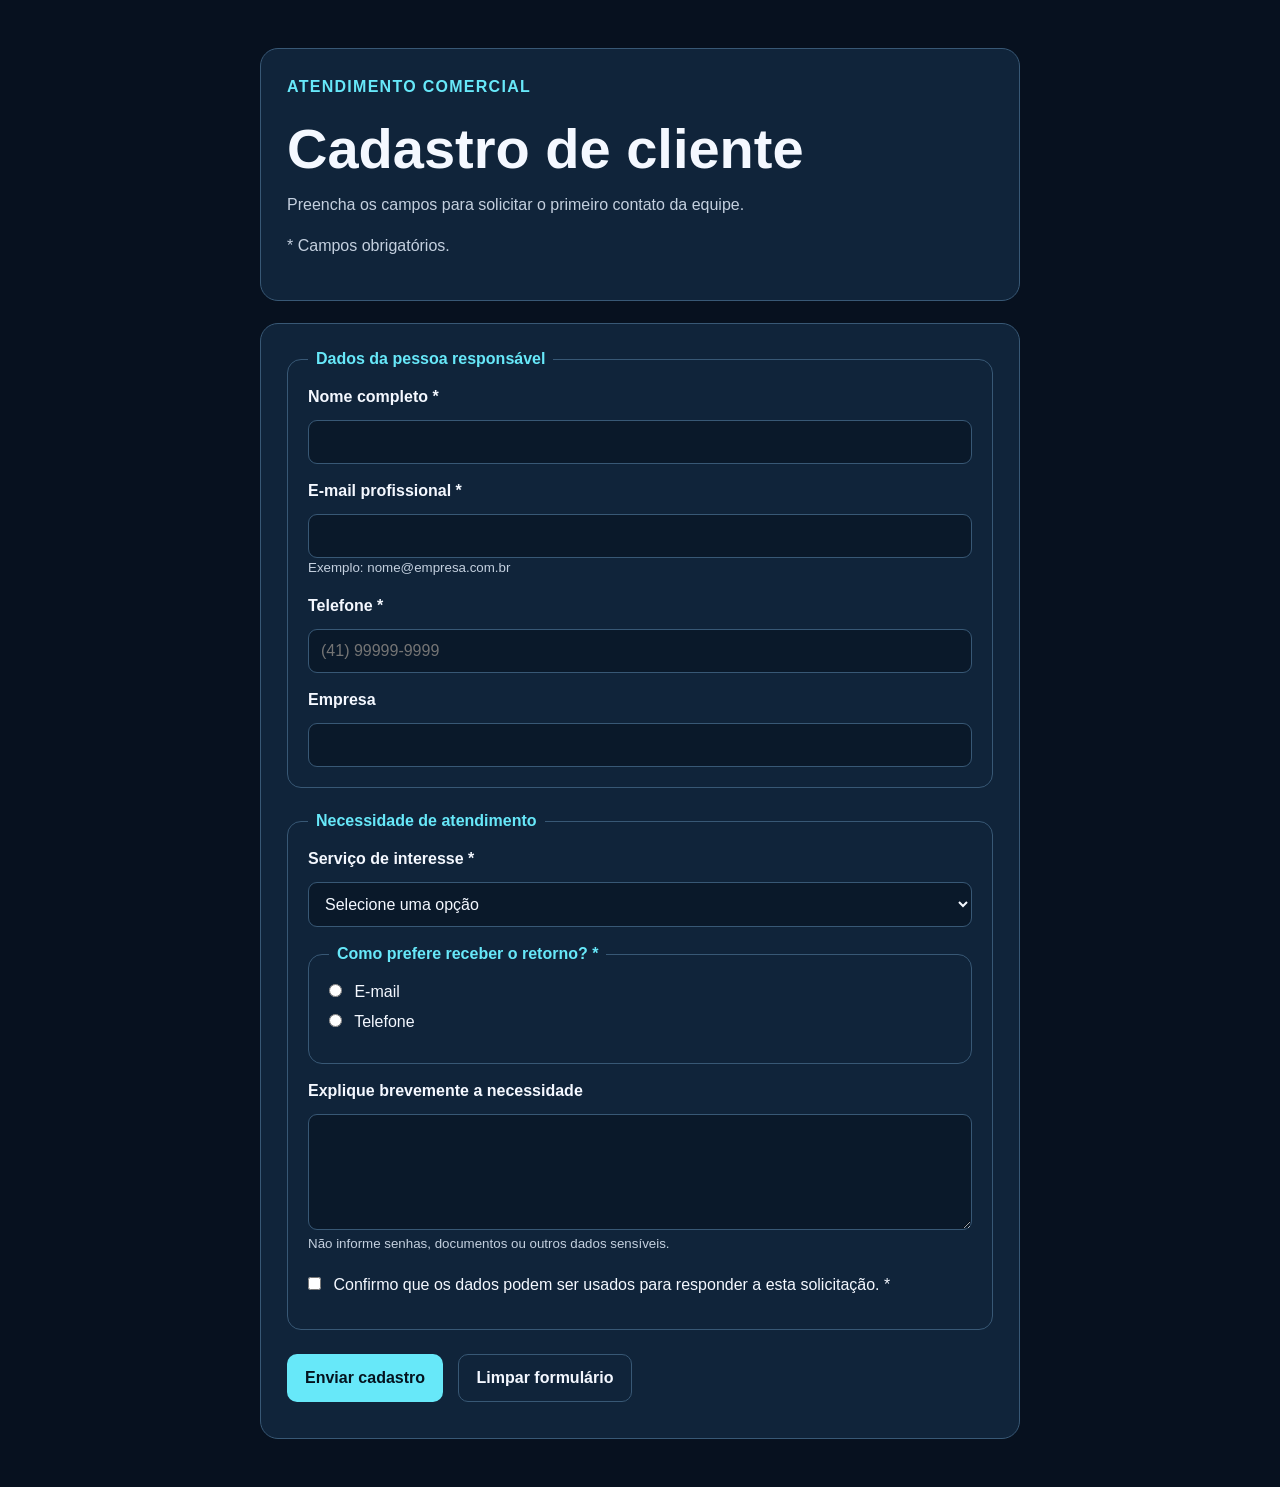
<file: index.html>
<!DOCTYPE html>
<html lang="pt-BR">
<head>
    <meta charset="UTF-8">
    <meta name="viewport" content="width=device-width, initial-scale=1.0">
    <title>Cadastro de cliente | Horizonte Digital</title>
    <link rel="stylesheet" href="estilo.css">
    <script src="script.js" defer></script>
</head>
<body>
    <a class="pular-conteudo" href="#conteudo">Pular para o formulário</a>

    <main id="conteudo">
        <header class="cabecalho">
            <p class="etiqueta">Atendimento comercial</p>
            <h1>Cadastro de cliente</h1>
            <p>Preencha os campos para solicitar o primeiro contato da equipe.</p>
            <p><span aria-hidden="true">*</span> Campos obrigatórios.</p>
        </header>

        <form id="cadastroCliente">
            <fieldset>
                <legend>Dados da pessoa responsável</legend>

                <div class="campo">
                    <label for="nome">Nome completo <span aria-hidden="true">*</span></label>
                    <input id="nome" name="nome" type="text" autocomplete="name" minlength="3" required>
                </div>

                <div class="campo">
                    <label for="email">E-mail profissional <span aria-hidden="true">*</span></label>
                    <input id="email" name="email" type="email" autocomplete="email" aria-describedby="ajudaEmail" required>
                    <small id="ajudaEmail">Exemplo: nome@empresa.com.br</small>
                </div>

                <div class="campo">
                    <label for="telefone">Telefone <span aria-hidden="true">*</span></label>
                    <input id="telefone" name="telefone" type="tel" inputmode="tel" autocomplete="tel" placeholder="(41) 99999-9999" required>
                </div>

                <div class="campo">
                    <label for="empresa">Empresa</label>
                    <input id="empresa" name="empresa" type="text" autocomplete="organization">
                </div>
            </fieldset>

            <fieldset>
                <legend>Necessidade de atendimento</legend>

                <div class="campo">
                    <label for="servico">Serviço de interesse <span aria-hidden="true">*</span></label>
                    <select id="servico" name="servico" required>
                        <option value="" selected disabled>Selecione uma opção</option>
                        <option value="site">Site institucional</option>
                        <option value="sistema">Sistema interno</option>
                        <option value="manutencao">Manutenção de projeto</option>
                    </select>
                </div>

                <fieldset class="grupo-opcoes">
                    <legend>Como prefere receber o retorno? <span aria-hidden="true">*</span></legend>

                    <label class="opcao" for="retornoEmail">
                        <input id="retornoEmail" name="retorno" type="radio" value="E-mail" required>
                        E-mail
                    </label>

                    <label class="opcao" for="retornoTelefone">
                        <input id="retornoTelefone" name="retorno" type="radio" value="Telefone">
                        Telefone
                    </label>
                </fieldset>

                <div class="campo">
                    <label for="mensagem">Explique brevemente a necessidade</label>
                    <textarea id="mensagem" name="mensagem" rows="5" maxlength="300" aria-describedby="ajudaMensagem"></textarea>
                    <small id="ajudaMensagem">Não informe senhas, documentos ou outros dados sensíveis.</small>
                </div>

                <label class="opcao termos" for="termos">
                    <input id="termos" name="termos" type="checkbox" required>
                    Confirmo que os dados podem ser usados para responder a esta solicitação. <span aria-hidden="true">*</span>
                </label>
            </fieldset>

            <div class="acoes">
                <button type="submit">Enviar cadastro</button>
                <button class="secundario" type="reset">Limpar formulário</button>
            </div>

            <div id="statusCadastro" class="status" role="status" aria-live="polite" tabindex="-1" hidden></div>
        </form>
    </main>
</body>
</html>
</file>
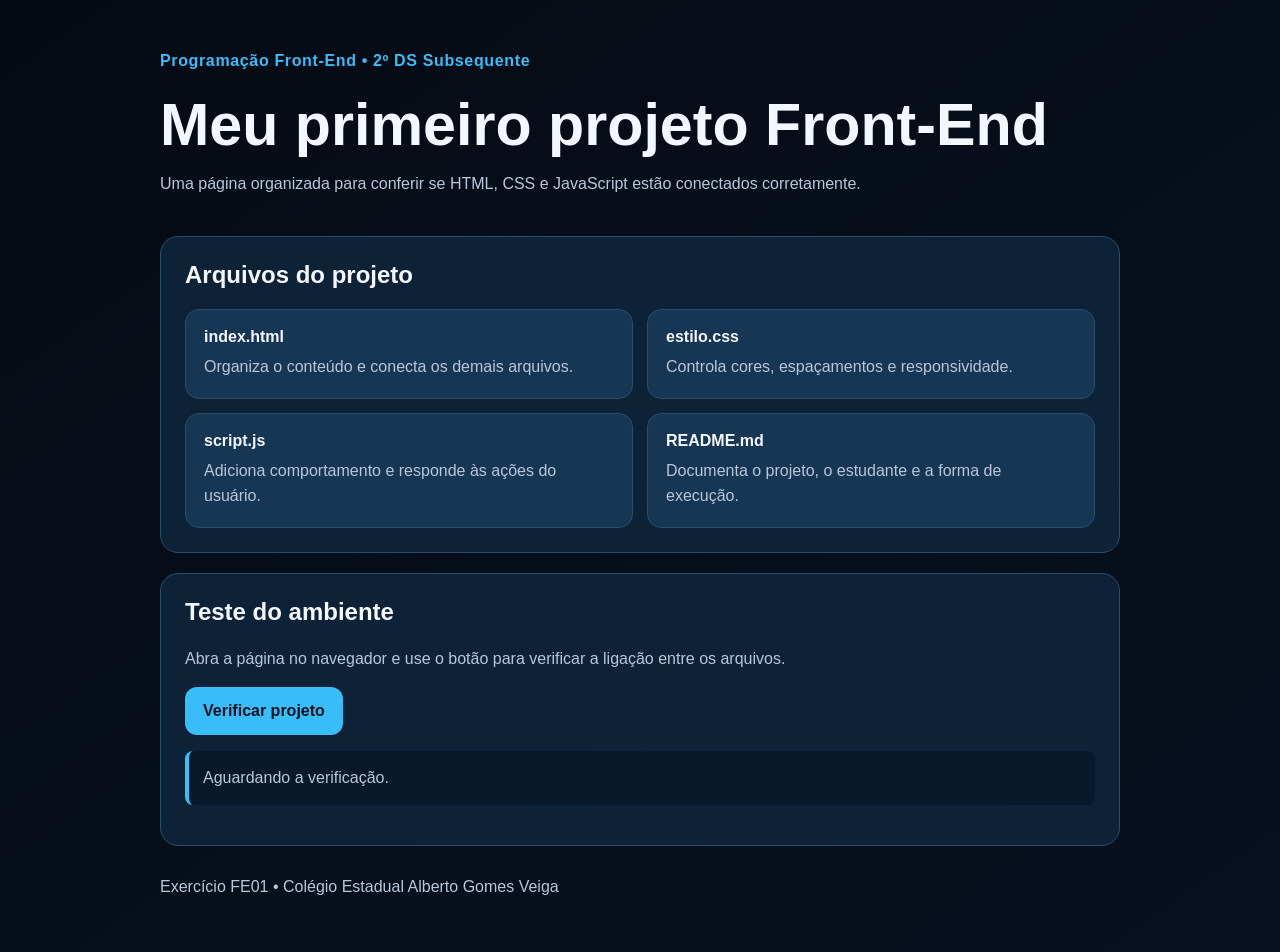
<file: ex1/index.html>
<!DOCTYPE html>
<html lang="pt-BR">
<head>
    <meta charset="UTF-8">
    <meta name="viewport" content="width=device-width, initial-scale=1.0">
    <title>Meu primeiro projeto Front-End</title>
    <link rel="stylesheet" href="estilo.css">
    <script src="script.js" defer></script>
</head>
<body>
    <header class="cabecalho">
        <p class="etiqueta">Programação Front-End • 2º DS Subsequente</p>
        <h1>Meu primeiro projeto Front-End</h1>
        <p>Uma página organizada para conferir se HTML, CSS e JavaScript estão conectados corretamente.</p>
    </header>

    <main>
        <section class="painel" aria-labelledby="titulo-arquivos">
            <h2 id="titulo-arquivos">Arquivos do projeto</h2>
            <div class="grade-arquivos">
                <article>
                    <strong>index.html</strong>
                    <span>Organiza o conteúdo e conecta os demais arquivos.</span>
                </article>
                <article>
                    <strong>estilo.css</strong>
                    <span>Controla cores, espaçamentos e responsividade.</span>
                </article>
                <article>
                    <strong>script.js</strong>
                    <span>Adiciona comportamento e responde às ações do usuário.</span>
                </article>
                <article>
                    <strong>README.md</strong>
                    <span>Documenta o projeto, o estudante e a forma de execução.</span>
                </article>
            </div>
        </section>

        <section class="painel" aria-labelledby="titulo-teste">
            <h2 id="titulo-teste">Teste do ambiente</h2>
            <p>Abra a página no navegador e use o botão para verificar a ligação entre os arquivos.</p>
            <button id="testarProjeto" type="button">Verificar projeto</button>
            <p id="statusProjeto" class="status" aria-live="polite">Aguardando a verificação.</p>
        </section>
    </main>

    <footer>
        <p>Exercício FE01 • Colégio Estadual Alberto Gomes Veiga</p>
    </footer>
</body>
</html>
</file>
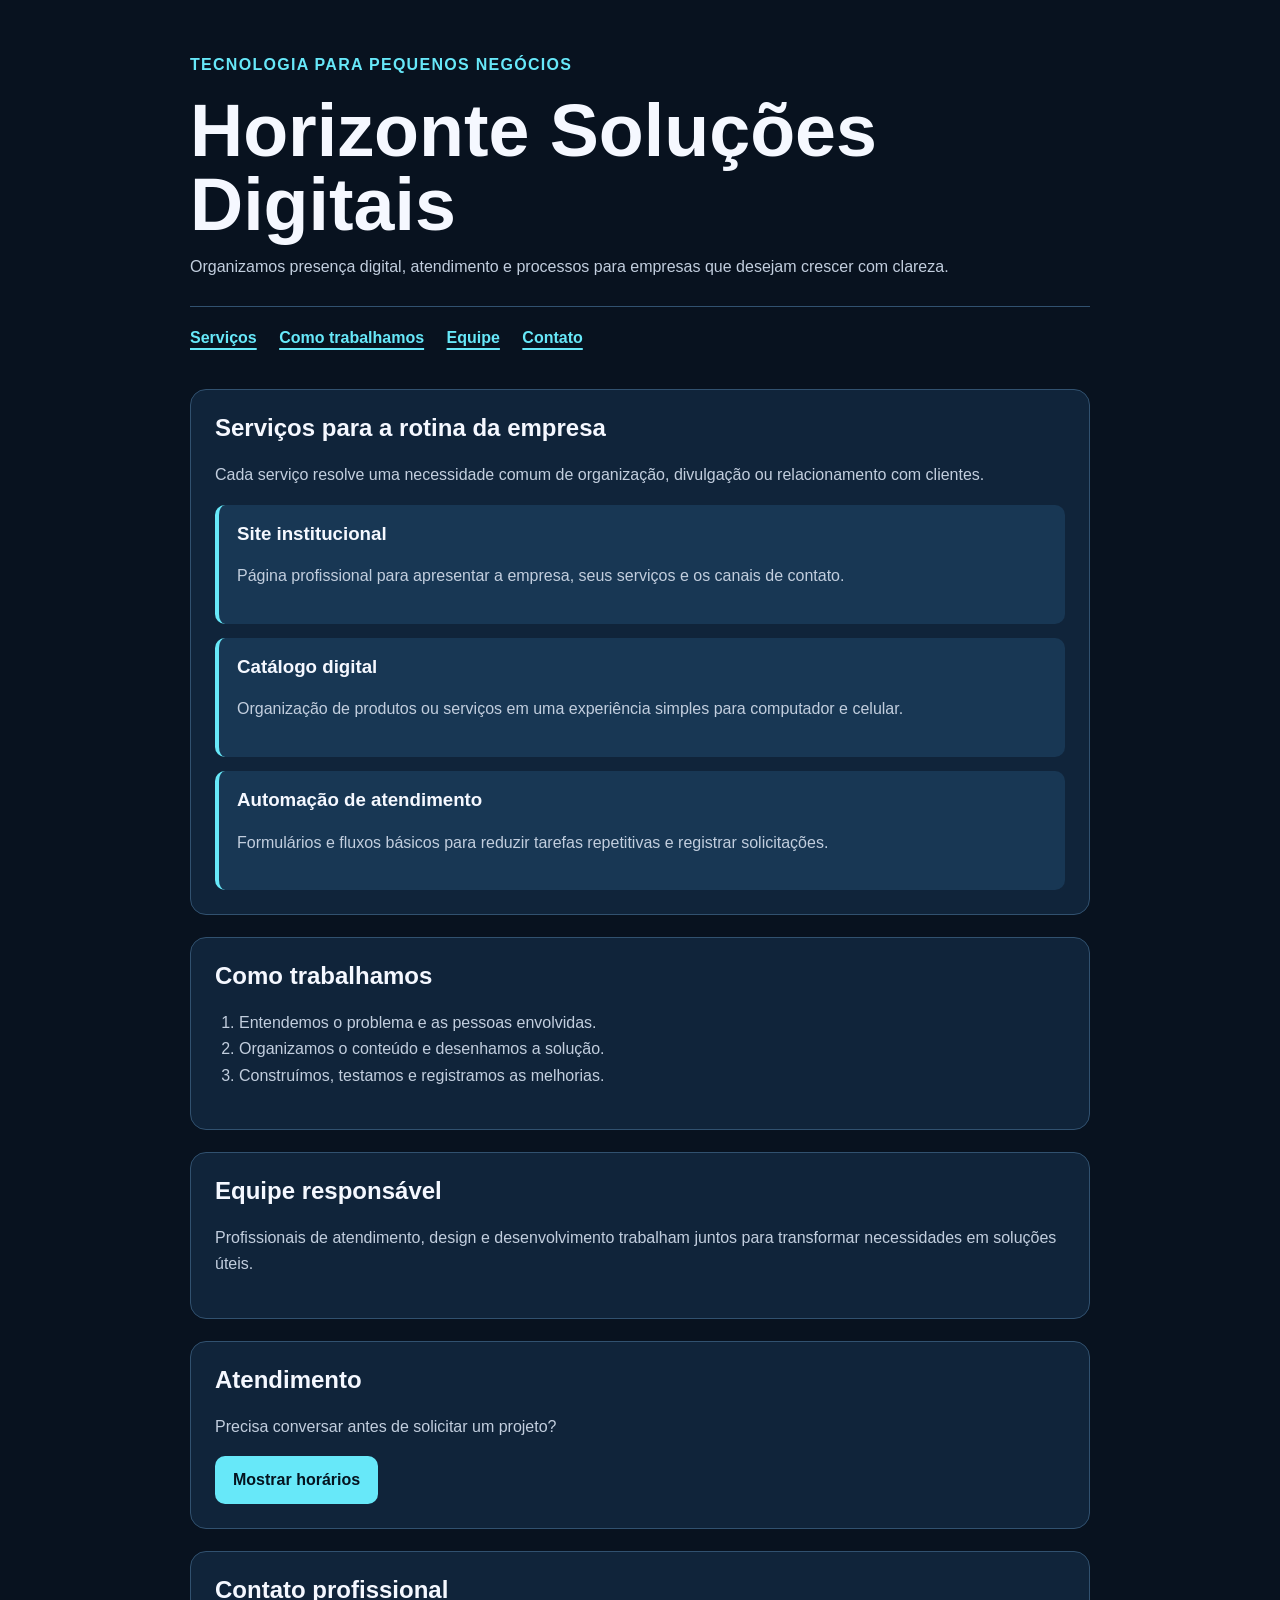
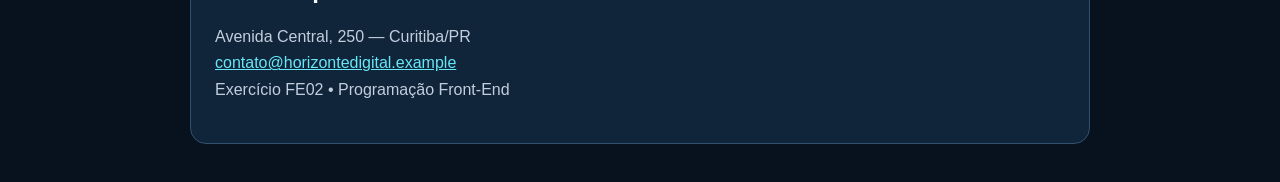
<file: ex2/index.html>
<!DOCTYPE html>
<html lang="pt-BR">
<head>
    <meta charset="UTF-8">
    <meta name="viewport" content="width=device-width, initial-scale=1.0">
    <title>Horizonte Soluções Digitais</title>
    <link rel="stylesheet" href="estilo.css">
    <script src="script.js" defer></script>
</head>
<body>
    <a class="pular-conteudo" href="#conteudo">Pular para o conteúdo principal</a>

    <header class="cabecalho">
        <p class="etiqueta">Tecnologia para pequenos negócios</p>
        <h1>Horizonte Soluções Digitais</h1>
        <p>Organizamos presença digital, atendimento e processos para empresas que desejam crescer com clareza.</p>

        <nav aria-label="Navegação principal">
            <ul>
                <li><a href="#servicos">Serviços</a></li>
                <li><a href="#processo">Como trabalhamos</a></li>
                <li><a href="#equipe">Equipe</a></li>
                <li><a href="#contato">Contato</a></li>
            </ul>
        </nav>
    </header>

    <main id="conteudo">
        <section id="servicos" aria-labelledby="titulo-servicos">
            <h2 id="titulo-servicos">Serviços para a rotina da empresa</h2>
            <p>Cada serviço resolve uma necessidade comum de organização, divulgação ou relacionamento com clientes.</p>

            <article>
                <h3>Site institucional</h3>
                <p>Página profissional para apresentar a empresa, seus serviços e os canais de contato.</p>
            </article>

            <article>
                <h3>Catálogo digital</h3>
                <p>Organização de produtos ou serviços em uma experiência simples para computador e celular.</p>
            </article>

            <article>
                <h3>Automação de atendimento</h3>
                <p>Formulários e fluxos básicos para reduzir tarefas repetitivas e registrar solicitações.</p>
            </article>
        </section>

        <section id="processo" aria-labelledby="titulo-processo">
            <h2 id="titulo-processo">Como trabalhamos</h2>
            <ol>
                <li>Entendemos o problema e as pessoas envolvidas.</li>
                <li>Organizamos o conteúdo e desenhamos a solução.</li>
                <li>Construímos, testamos e registramos as melhorias.</li>
            </ol>
        </section>

        <section id="equipe" aria-labelledby="titulo-equipe">
            <h2 id="titulo-equipe">Equipe responsável</h2>
            <p>Profissionais de atendimento, design e desenvolvimento trabalham juntos para transformar necessidades em soluções úteis.</p>
        </section>

        <aside id="atendimento" aria-labelledby="titulo-atendimento">
            <h2 id="titulo-atendimento">Atendimento</h2>
            <p>Precisa conversar antes de solicitar um projeto?</p>
            <button id="mostrarAtendimento" type="button" aria-expanded="false" aria-controls="detalhesAtendimento">
                Mostrar horários
            </button>
            <div id="detalhesAtendimento" hidden>
                <p>Segunda a sexta, das 8h às 18h.</p>
                <p>Retorno inicial em até um dia útil.</p>
            </div>
        </aside>
    </main>

    <footer id="contato">
        <h2>Contato profissional</h2>
        <address>
            Avenida Central, 250 — Curitiba/PR<br>
            <a href="mailto:contato@horizontedigital.example">contato@horizontedigital.example</a>
        </address>
        <p>Exercício FE02 • Programação Front-End</p>
    </footer>
</body>
</html>
</file>
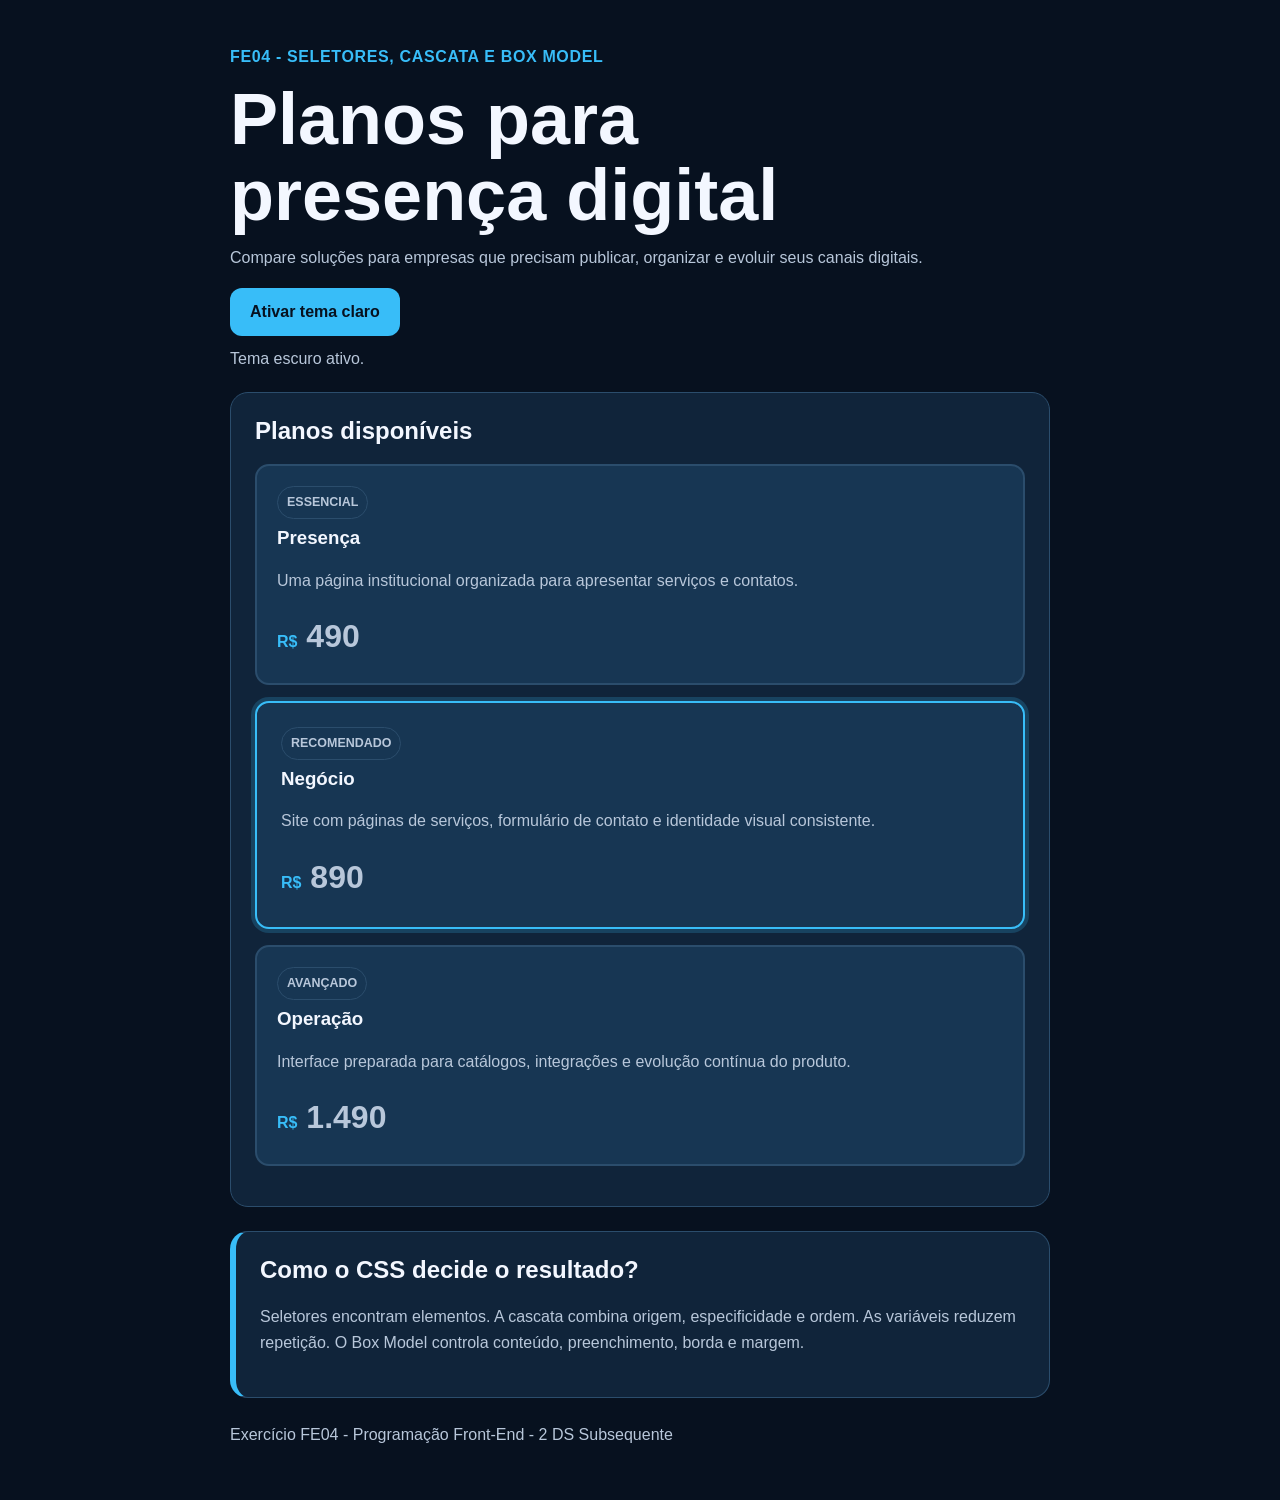
<file: ex4/index.html>
<!DOCTYPE html>
<html lang="pt-BR">
<head>
    <meta charset="UTF-8">
    <meta name="viewport" content="width=device-width, initial-scale=1.0">
    <title>Vitrine de planos - CSS profissional</title>
    <link rel="stylesheet" href="estilo.css">
    <script src="script.js" defer></script>
</head>
<body>
    <header class="cabecalho">
        <p class="etiqueta">FE04 - Seletores, cascata e Box Model</p>
        <h1>Planos para presença digital</h1>
        <p class="introducao">Compare soluções para empresas que precisam publicar, organizar e evoluir seus canais digitais.</p>
        <button id="alternarTema" type="button" aria-pressed="false">Ativar tema claro</button>
        <p id="statusTema" class="status" role="status" aria-live="polite">Tema escuro ativo.</p>
    </header>

    <main id="conteudo">
        <section class="painel" aria-labelledby="titulo-planos">
            <h2 id="titulo-planos">Planos disponíveis</h2>

            <article class="cartao" data-status="essencial">
                <p class="selo">Essencial</p>
                <h3>Presença</h3>
                <p>Uma página institucional organizada para apresentar serviços e contatos.</p>
                <p class="preco"><span>R$</span> 490</p>
            </article>

            <article id="planoDestaque" class="cartao destaque" data-status="recomendado">
                <p class="selo">Recomendado</p>
                <h3>Negócio</h3>
                <p>Site com páginas de serviços, formulário de contato e identidade visual consistente.</p>
                <p class="preco"><span>R$</span> 890</p>
            </article>

            <article class="cartao" data-status="avancado">
                <p class="selo">Avançado</p>
                <h3>Operação</h3>
                <p>Interface preparada para catálogos, integrações e evolução contínua do produto.</p>
                <p class="preco"><span>R$</span> 1.490</p>
            </article>
        </section>

        <aside class="painel resumo" aria-labelledby="titulo-resumo">
            <h2 id="titulo-resumo">Como o CSS decide o resultado?</h2>
            <p>Seletores encontram elementos. A cascata combina origem, especificidade e ordem. As variáveis reduzem repetição. O Box Model controla conteúdo, preenchimento, borda e margem.</p>
        </aside>
    </main>

    <footer>
        <p>Exercício FE04 - Programação Front-End - 2 DS Subsequente</p>
    </footer>
</body>
</html>
</file>
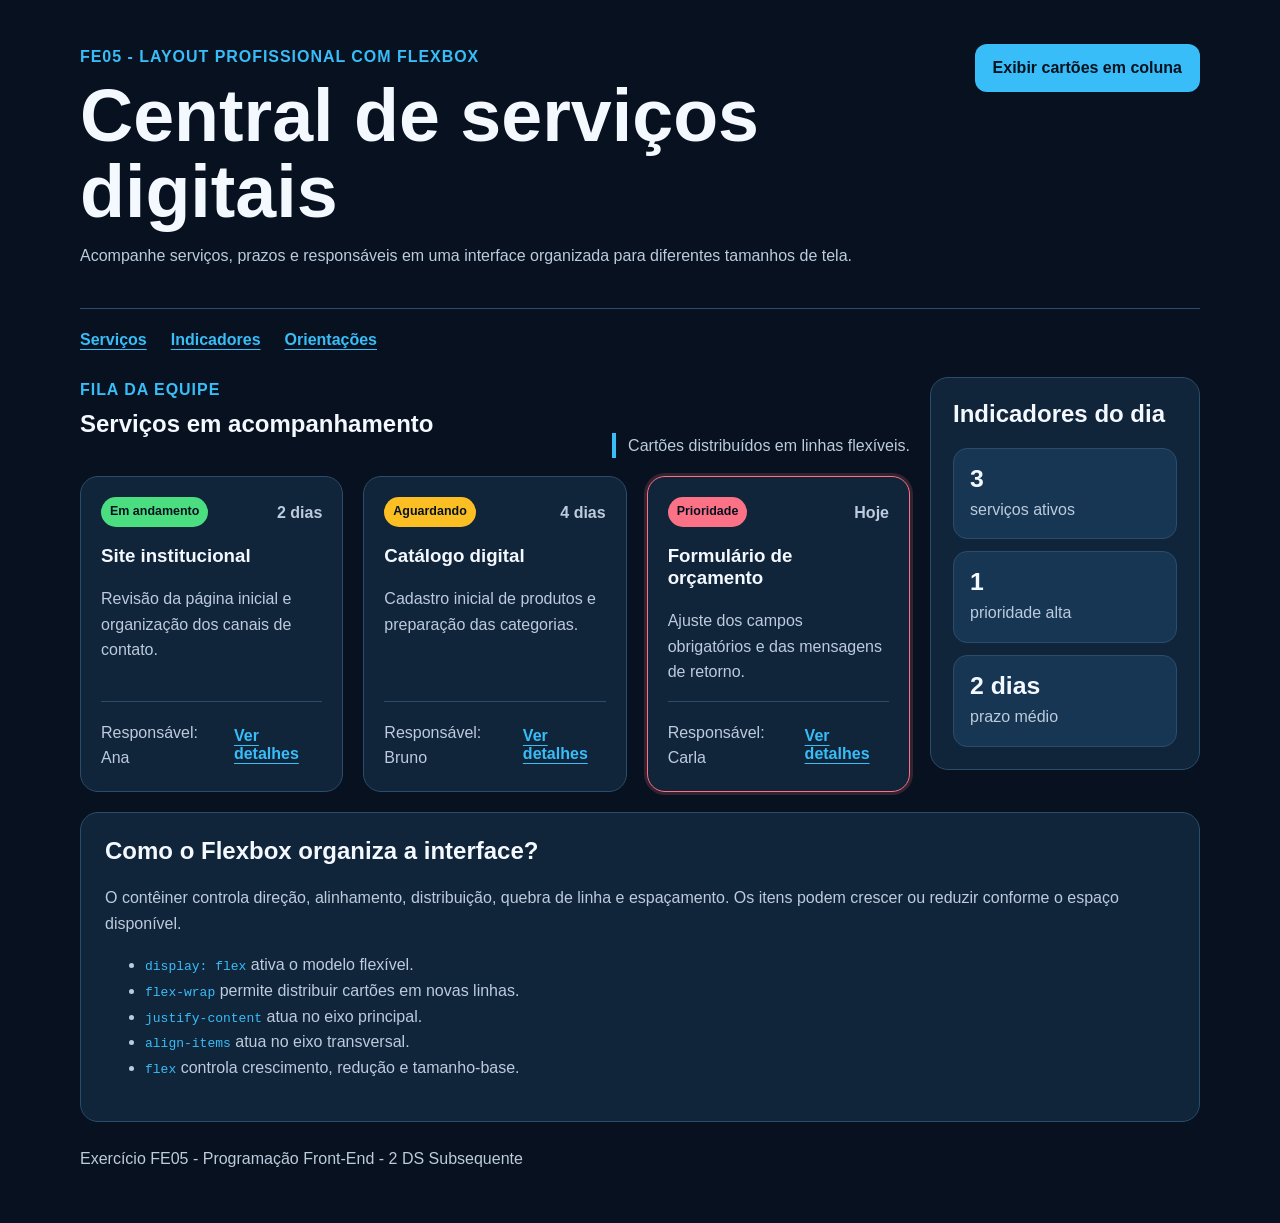
<file: ex5/index.html>
<!DOCTYPE html>
<html lang="pt-BR">
<head>
    <meta charset="UTF-8">
    <meta name="viewport" content="width=device-width, initial-scale=1.0">
    <title>Painel de serviços - Flexbox</title>
    <link rel="stylesheet" href="estilo.css">
    <script src="script.js" defer></script>
</head>
<body>
    <a class="pular-conteudo" href="#conteudo">Pular para o conteúdo</a>

    <header class="topo">
        <div class="topo-conteudo">
            <div>
                <p class="etiqueta">FE05 - Layout profissional com Flexbox</p>
                <h1>Central de serviços digitais</h1>
                <p class="introducao">Acompanhe serviços, prazos e responsáveis em uma interface organizada para diferentes tamanhos de tela.</p>
            </div>

            <button id="alternarDirecao" type="button" aria-pressed="false" aria-controls="listaServicos">
                Exibir cartões em coluna
            </button>
        </div>

        <nav aria-label="Navegação principal">
            <ul>
                <li><a href="#servicos">Serviços</a></li>
                <li><a href="#indicadores">Indicadores</a></li>
                <li><a href="#orientacoes">Orientações</a></li>
            </ul>
        </nav>
    </header>

    <main id="conteudo" class="layout-principal">
        <section id="servicos" class="conteudo" aria-labelledby="titulo-servicos">
            <div class="secao-cabecalho">
                <div>
                    <p class="sobrelinha">Fila da equipe</p>
                    <h2 id="titulo-servicos">Serviços em acompanhamento</h2>
                </div>
                <p id="statusLayout" class="status" role="status" aria-live="polite">Cartões distribuídos em linhas flexíveis.</p>
            </div>

            <div id="listaServicos" class="lista-servicos">
                <article class="cartao-servico">
                    <div class="cartao-topo">
                        <span class="situacao em-andamento">Em andamento</span>
                        <span class="prazo">2 dias</span>
                    </div>
                    <h3>Site institucional</h3>
                    <p>Revisão da página inicial e organização dos canais de contato.</p>
                    <footer class="cartao-rodape">
                        <span>Responsável: Ana</span>
                        <a href="#orientacoes">Ver detalhes</a>
                    </footer>
                </article>

                <article class="cartao-servico">
                    <div class="cartao-topo">
                        <span class="situacao aguardando">Aguardando</span>
                        <span class="prazo">4 dias</span>
                    </div>
                    <h3>Catálogo digital</h3>
                    <p>Cadastro inicial de produtos e preparação das categorias.</p>
                    <footer class="cartao-rodape">
                        <span>Responsável: Bruno</span>
                        <a href="#orientacoes">Ver detalhes</a>
                    </footer>
                </article>

                <article class="cartao-servico destaque">
                    <div class="cartao-topo">
                        <span class="situacao urgente">Prioridade</span>
                        <span class="prazo">Hoje</span>
                    </div>
                    <h3>Formulário de orçamento</h3>
                    <p>Ajuste dos campos obrigatórios e das mensagens de retorno.</p>
                    <footer class="cartao-rodape">
                        <span>Responsável: Carla</span>
                        <a href="#orientacoes">Ver detalhes</a>
                    </footer>
                </article>
            </div>
        </section>

        <aside id="indicadores" class="painel-lateral" aria-labelledby="titulo-indicadores">
            <h2 id="titulo-indicadores">Indicadores do dia</h2>
            <div class="indicadores">
                <article>
                    <strong>3</strong>
                    <span>serviços ativos</span>
                </article>
                <article>
                    <strong>1</strong>
                    <span>prioridade alta</span>
                </article>
                <article>
                    <strong>2 dias</strong>
                    <span>prazo médio</span>
                </article>
            </div>
        </aside>
    </main>

    <section id="orientacoes" class="orientacoes" aria-labelledby="titulo-orientacoes">
        <h2 id="titulo-orientacoes">Como o Flexbox organiza a interface?</h2>
        <p>O contêiner controla direção, alinhamento, distribuição, quebra de linha e espaçamento. Os itens podem crescer ou reduzir conforme o espaço disponível.</p>
        <ul>
            <li><code>display: flex</code> ativa o modelo flexível.</li>
            <li><code>flex-wrap</code> permite distribuir cartões em novas linhas.</li>
            <li><code>justify-content</code> atua no eixo principal.</li>
            <li><code>align-items</code> atua no eixo transversal.</li>
            <li><code>flex</code> controla crescimento, redução e tamanho-base.</li>
        </ul>
    </section>

    <footer class="rodape-pagina">
        <p>Exercício FE05 - Programação Front-End - 2 DS Subsequente</p>
    </footer>
</body>
</html>
</file>
<file: estilo.css>
:root {
    --fundo: #07111f;
    --painel: #10243a;
    --campo: #0a192a;
    --texto: #f4f8ff;
    --texto-suave: #c4d0df;
    --destaque: #67e8f9;
    --sucesso: #86efac;
    --borda: #385875;
    --foco: #facc15;
}

* {
    box-sizing: border-box;
}

body {
    margin: 0;
    min-height: 100vh;
    font-family: Arial, Helvetica, sans-serif;
    background: var(--fundo);
    color: var(--texto);
}

.pular-conteudo {
    position: absolute;
    top: -80px;
    left: 16px;
    padding: 12px 16px;
    border-radius: 8px;
    background: var(--foco);
    color: #111827;
    font-weight: 800;
}

.pular-conteudo:focus {
    top: 16px;
}

main {
    width: min(760px, 92%);
    margin-inline: auto;
    padding: 48px 0;
}

.cabecalho,
form {
    padding: 26px;
    border: 1px solid var(--borda);
    border-radius: 18px;
    background: var(--painel);
}

.cabecalho {
    margin-bottom: 22px;
}

.etiqueta {
    color: var(--destaque);
    font-weight: 800;
    text-transform: uppercase;
    letter-spacing: 0.08em;
}

h1,
p {
    margin-top: 0;
}

h1 {
    margin-bottom: 12px;
    font-size: clamp(2rem, 7vw, 3.5rem);
}

p,
small {
    color: var(--texto-suave);
    line-height: 1.55;
}

fieldset {
    margin: 0 0 24px;
    padding: 20px;
    border: 1px solid var(--borda);
    border-radius: 14px;
}

legend {
    padding: 0 8px;
    color: var(--destaque);
    font-weight: 800;
}

.campo {
    margin-bottom: 18px;
}

.campo:last-child {
    margin-bottom: 0;
}

label {
    display: block;
    margin-bottom: 7px;
    font-weight: 700;
}

input,
select,
textarea,
button {
    font: inherit;
}

input,
select,
textarea {
    width: 100%;
    margin-top: 7px;
    padding: 12px;
    border: 1px solid var(--borda);
    border-radius: 9px;
    background: var(--campo);
    color: var(--texto);
}

textarea {
    resize: vertical;
}

input:focus-visible,
select:focus-visible,
textarea:focus-visible,
button:focus-visible,
a:focus-visible {
    outline: 3px solid var(--foco);
    outline-offset: 3px;
}

.grupo-opcoes {
    margin-bottom: 18px;
}

.opcao {
    margin-bottom: 12px;
    font-weight: 400;
}

.opcao input {
    width: auto;
    margin: 0 8px 0 0;
}

.termos {
    line-height: 1.5;
}

.acoes {
    margin-top: 8px;
}

button {
    min-height: 48px;
    margin: 0 10px 10px 0;
    padding: 12px 18px;
    border: 0;
    border-radius: 10px;
    background: var(--destaque);
    color: #04131f;
    font-weight: 800;
    cursor: pointer;
}

button:hover {
    filter: brightness(1.08);
}

button.secundario {
    border: 1px solid var(--borda);
    background: transparent;
    color: var(--texto);
}

.status {
    margin-top: 14px;
    padding: 16px;
    border-left: 5px solid var(--sucesso);
    border-radius: 8px;
    background: #0a1c21;
    color: var(--texto);
    line-height: 1.5;
}

@media (max-width: 520px) {
    main {
        padding: 24px 0;
    }

    .cabecalho,
    form,
    fieldset {
        padding: 18px;
    }

    button {
        width: 100%;
        margin-right: 0;
    }
}
</file>
<file: ex1/estilo.css>
:root {
    --fundo: #07111f;
    --painel: #10243a;
    --painel-claro: #173653;
    --texto: #f3f7ff;
    --texto-suave: #b8c7da;
    --destaque: #38bdf8;
    --sucesso: #4ade80;
    --borda: #2b4d6c;
}

* {
    box-sizing: border-box;
}

body {
    margin: 0;
    min-height: 100vh;
    font-family: Arial, Helvetica, sans-serif;
    background: linear-gradient(145deg, #050b14, var(--fundo));
    color: var(--texto);
}

.cabecalho,
main,
footer {
    width: min(960px, 92%);
    margin-inline: auto;
}

.cabecalho {
    padding: 48px 0 24px;
}

.etiqueta {
    color: var(--destaque);
    font-weight: 700;
    letter-spacing: 0.04em;
}

h1,
h2,
p {
    margin-top: 0;
}

h1 {
    font-size: clamp(2rem, 5vw, 3.7rem);
    margin-bottom: 12px;
}

p,
span {
    color: var(--texto-suave);
    line-height: 1.6;
}

.painel {
    padding: 24px;
    margin-bottom: 20px;
    background: rgba(16, 36, 58, 0.92);
    border: 1px solid var(--borda);
    border-radius: 18px;
}

.grade-arquivos {
    display: grid;
    grid-template-columns: repeat(2, minmax(0, 1fr));
    gap: 14px;
}

article {
    display: grid;
    gap: 8px;
    padding: 18px;
    background: var(--painel-claro);
    border: 1px solid var(--borda);
    border-radius: 14px;
}

button {
    min-height: 48px;
    padding: 12px 18px;
    border: 0;
    border-radius: 12px;
    background: var(--destaque);
    color: #04131f;
    font: inherit;
    font-weight: 800;
    cursor: pointer;
}

button:hover,
button:focus-visible {
    filter: brightness(1.1);
}

.status {
    margin-top: 16px;
    padding: 14px;
    background: #07192a;
    border-left: 4px solid var(--destaque);
    border-radius: 8px;
}

.status.sucesso {
    color: var(--sucesso);
    border-left-color: var(--sucesso);
}

footer {
    padding: 8px 0 36px;
}

@media (max-width: 640px) {
    .cabecalho {
        padding-top: 28px;
    }

    .painel {
        padding: 18px;
    }

    .grade-arquivos {
        grid-template-columns: 1fr;
    }

    button {
        width: 100%;
    }
}
</file>
<file: ex2/estilo.css>
:root {
    --fundo: #08121f;
    --superficie: #10243a;
    --superficie-clara: #183754;
    --texto: #f5f8ff;
    --texto-suave: #c2cede;
    --destaque: #67e8f9;
    --borda: #31516f;
    --sucesso: #86efac;
}

* {
    box-sizing: border-box;
}

html {
    scroll-behavior: smooth;
}

body {
    margin: 0;
    font-family: Arial, Helvetica, sans-serif;
    background: var(--fundo);
    color: var(--texto);
}

.pular-conteudo {
    position: absolute;
    left: 16px;
    top: -80px;
    padding: 12px 16px;
    background: var(--destaque);
    color: #04131f;
    font-weight: 700;
    border-radius: 8px;
}

.pular-conteudo:focus {
    top: 16px;
}

.cabecalho,
main,
footer {
    width: min(900px, 92%);
    margin-inline: auto;
}

.cabecalho {
    padding: 52px 0 28px;
}

.etiqueta {
    color: var(--destaque);
    font-weight: 700;
    text-transform: uppercase;
    letter-spacing: 0.08em;
}

h1 {
    max-width: 760px;
    margin: 0 0 12px;
    font-size: clamp(2.2rem, 7vw, 4.6rem);
    line-height: 1;
}

h2,
h3,
p {
    margin-top: 0;
}

p,
li,
address {
    color: var(--texto-suave);
    line-height: 1.65;
}

nav {
    margin-top: 26px;
    padding-top: 18px;
    border-top: 1px solid var(--borda);
}

nav ul {
    margin: 0;
    padding: 0;
    list-style: none;
}

nav li {
    display: inline-block;
    margin: 0 18px 10px 0;
}

a {
    color: var(--destaque);
}

nav a {
    font-weight: 700;
    text-decoration-thickness: 2px;
    text-underline-offset: 5px;
}

section,
aside,
footer {
    margin-bottom: 22px;
    padding: 24px;
    background: var(--superficie);
    border: 1px solid var(--borda);
    border-radius: 16px;
}

article {
    margin-top: 14px;
    padding: 18px;
    background: var(--superficie-clara);
    border-left: 4px solid var(--destaque);
    border-radius: 10px;
}

ol {
    padding-left: 24px;
}

button {
    min-height: 48px;
    padding: 12px 18px;
    border: 0;
    border-radius: 10px;
    background: var(--destaque);
    color: #04131f;
    font: inherit;
    font-weight: 800;
    cursor: pointer;
}

button:hover,
button:focus-visible {
    filter: brightness(1.08);
}

#detalhesAtendimento {
    margin-top: 18px;
    padding: 16px;
    border: 1px solid var(--sucesso);
    border-radius: 10px;
}

#detalhesAtendimento p:last-child {
    margin-bottom: 0;
}

footer {
    margin-bottom: 38px;
}

address {
    font-style: normal;
}

@media (max-width: 520px) {
    .cabecalho {
        padding-top: 34px;
    }

    section,
    aside,
    footer {
        padding: 18px;
    }

    nav li {
        display: block;
        margin-right: 0;
    }

    button {
        width: 100%;
    }
}
</file>
<file: ex4/estilo.css>
:root {
    --cor-fundo: #07111f;
    --cor-superficie: #10243a;
    --cor-superficie-elevada: #173653;
    --cor-texto: #f3f7ff;
    --cor-texto-suave: #b8c7da;
    --cor-destaque: #38bdf8;
    --cor-borda: #2b4d6c;
    --espacamento-base: 16px;
    --raio: 18px;
}

* {
    box-sizing: border-box;
}

body {
    margin: 0;
    min-height: 100vh;
    font-family: Arial, Helvetica, sans-serif;
    background: var(--cor-fundo);
    color: var(--cor-texto);
}

body.tema-claro {
    --cor-fundo: #eef6ff;
    --cor-superficie: #ffffff;
    --cor-superficie-elevada: #e7f1fb;
    --cor-texto: #10243a;
    --cor-texto-suave: #43576d;
    --cor-destaque: #0369a1;
    --cor-borda: #b7cee3;
}

.cabecalho,
main,
footer {
    width: min(820px, 92%);
    margin-inline: auto;
}

.cabecalho {
    padding: 48px 0 24px;
}

.etiqueta {
    color: var(--cor-destaque);
    font-weight: 800;
    letter-spacing: 0.04em;
    text-transform: uppercase;
}

h1,
h2,
h3,
p {
    margin-top: 0;
}

h1 {
    max-width: 700px;
    margin-bottom: 12px;
    font-size: clamp(2.2rem, 6vw, 4.5rem);
    line-height: 1.05;
}

.introducao,
.cartao p,
.resumo p,
footer p {
    color: var(--cor-texto-suave);
    line-height: 1.65;
}

button {
    min-height: 48px;
    padding: 12px 18px;
    border: 2px solid transparent;
    border-radius: 12px;
    background: var(--cor-destaque);
    color: var(--cor-fundo);
    font: inherit;
    font-weight: 800;
    cursor: pointer;
}

button:hover {
    filter: brightness(1.12);
}

button:focus-visible {
    outline: 3px solid var(--cor-texto);
    outline-offset: 4px;
}

.status {
    margin: 14px 0 0;
    color: var(--cor-texto-suave);
}

.painel {
    margin-bottom: calc(var(--espacamento-base) * 1.5);
    padding: calc(var(--espacamento-base) * 1.5);
    border: 1px solid var(--cor-borda);
    border-radius: var(--raio);
    background: var(--cor-superficie);
}

.cartao {
    width: 100%;
    margin: var(--espacamento-base) 0;
    padding: calc(var(--espacamento-base) * 1.25);
    border: 2px solid var(--cor-borda);
    border-radius: 14px;
    background: var(--cor-superficie-elevada);
}

.cartao.destaque {
    border-color: var(--cor-destaque);
}

#planoDestaque {
    padding: calc(var(--espacamento-base) * 1.5);
}

[data-status="recomendado"] {
    box-shadow: 0 0 0 4px color-mix(in srgb, var(--cor-destaque) 20%, transparent);
}

.selo {
    display: inline-block;
    margin-bottom: 8px;
    padding: 5px 9px;
    border: 1px solid var(--cor-borda);
    border-radius: 999px;
    color: var(--cor-texto);
    font-size: 0.78rem;
    font-weight: 800;
    text-transform: uppercase;
}

.preco {
    margin-bottom: 0;
    color: var(--cor-texto);
    font-size: 2rem;
    font-weight: 900;
}

.preco span {
    color: var(--cor-destaque);
    font-size: 1rem;
}

.resumo {
    border-left: 6px solid var(--cor-destaque);
}

footer {
    padding: 0 0 36px;
}

@media (max-width: 560px) {
    .cabecalho {
        padding-top: 28px;
    }

    .painel,
    .cartao,
    #planoDestaque {
        padding: var(--espacamento-base);
    }

    button {
        width: 100%;
    }
}
</file>
<file: ex5/estilo.css>
:root {
    --fundo: #07111f;
    --superficie: #10243a;
    --superficie-clara: #173653;
    --texto: #f4f8ff;
    --texto-suave: #bccbdd;
    --destaque: #38bdf8;
    --sucesso: #4ade80;
    --alerta: #fbbf24;
    --perigo: #fb7185;
    --borda: #2c4c69;
    --espaco-layout: 20px;
}

* {
    box-sizing: border-box;
}

html {
    scroll-behavior: smooth;
}

body {
    margin: 0;
    min-height: 100vh;
    font-family: Arial, Helvetica, sans-serif;
    background: var(--fundo);
    color: var(--texto);
}

.pular-conteudo {
    position: absolute;
    top: -70px;
    left: 16px;
    z-index: 10;
    padding: 12px 16px;
    border-radius: 10px;
    background: var(--destaque);
    color: #04131f;
    font-weight: 800;
}

.pular-conteudo:focus {
    top: 16px;
}

.topo,
.layout-principal,
.orientacoes,
.rodape-pagina {
    width: min(1120px, 92%);
    margin-inline: auto;
}

.topo {
    padding: 44px 0 24px;
}

.topo-conteudo {
    display: flex;
    justify-content: space-between;
    align-items: flex-start;
    gap: var(--espaco-layout);
}

.topo-conteudo > div {
    flex: 1 1 680px;
}

.etiqueta,
.sobrelinha {
    margin: 0 0 8px;
    color: var(--destaque);
    font-weight: 800;
    letter-spacing: 0.06em;
    text-transform: uppercase;
}

h1,
h2,
h3,
p {
    margin-top: 0;
}

h1 {
    max-width: 760px;
    margin-bottom: 12px;
    font-size: clamp(2.2rem, 6vw, 4.6rem);
    line-height: 1.04;
}

p,
li,
span {
    color: var(--texto-suave);
    line-height: 1.6;
}

button {
    min-height: 48px;
    padding: 12px 18px;
    border: 0;
    border-radius: 12px;
    background: var(--destaque);
    color: #04131f;
    font: inherit;
    font-weight: 800;
    cursor: pointer;
}

button:hover {
    filter: brightness(1.1);
}

button:focus-visible,
a:focus-visible {
    outline: 3px solid var(--texto);
    outline-offset: 4px;
}

nav {
    margin-top: 24px;
    padding-top: 18px;
    border-top: 1px solid var(--borda);
}

nav ul {
    display: flex;
    flex-wrap: wrap;
    gap: 12px 24px;
    margin: 0;
    padding: 0;
    list-style: none;
}

nav a,
.cartao-rodape a {
    color: var(--destaque);
    font-weight: 800;
    text-underline-offset: 4px;
}

.layout-principal {
    display: flex;
    align-items: flex-start;
    gap: var(--espaco-layout);
}

.conteudo {
    flex: 1 1 760px;
    min-width: 0;
}

.painel-lateral {
    flex: 0 1 270px;
    padding: 22px;
    border: 1px solid var(--borda);
    border-radius: 18px;
    background: var(--superficie);
}

.secao-cabecalho {
    display: flex;
    justify-content: space-between;
    align-items: flex-end;
    flex-wrap: wrap;
    gap: 12px 24px;
    margin-bottom: 18px;
}

.status {
    max-width: 310px;
    margin: 0;
    padding-left: 12px;
    border-left: 4px solid var(--destaque);
}

.lista-servicos {
    display: flex;
    flex-wrap: wrap;
    align-items: stretch;
    gap: var(--espaco-layout);
}

.lista-servicos.modo-coluna {
    flex-direction: column;
}

.cartao-servico {
    display: flex;
    flex: 1 1 260px;
    flex-direction: column;
    min-width: 0;
    padding: 20px;
    border: 1px solid var(--borda);
    border-radius: 18px;
    background: var(--superficie);
}

.cartao-servico.destaque {
    border-color: var(--perigo);
    box-shadow: 0 0 0 3px rgb(251 113 133 / 18%);
}

.cartao-topo,
.cartao-rodape {
    display: flex;
    justify-content: space-between;
    align-items: center;
    gap: 12px;
}

.cartao-topo {
    margin-bottom: 18px;
}

.cartao-rodape {
    margin-top: auto;
    padding-top: 18px;
    border-top: 1px solid var(--borda);
}

.situacao {
    padding: 5px 9px;
    border-radius: 999px;
    color: #06121f;
    font-size: 0.78rem;
    font-weight: 900;
}

.em-andamento {
    background: var(--sucesso);
}

.aguardando {
    background: var(--alerta);
}

.urgente {
    background: var(--perigo);
}

.prazo {
    font-weight: 800;
}

.indicadores {
    display: flex;
    flex-direction: column;
    gap: 12px;
}

.indicadores article {
    padding: 16px;
    border: 1px solid var(--borda);
    border-radius: 14px;
    background: var(--superficie-clara);
}

.indicadores strong,
.indicadores span {
    display: block;
}

.indicadores strong {
    margin-bottom: 4px;
    color: var(--texto);
    font-size: 1.55rem;
}

.orientacoes {
    margin-top: var(--espaco-layout);
    padding: 24px;
    border: 1px solid var(--borda);
    border-radius: 18px;
    background: var(--superficie);
}

.orientacoes code {
    color: var(--destaque);
}

.rodape-pagina {
    padding: 24px 0 36px;
}

@media (max-width: 760px) {
    .topo {
        padding-top: 28px;
    }

    .topo-conteudo,
    .layout-principal,
    .secao-cabecalho {
        flex-direction: column;
        align-items: stretch;
    }

    .painel-lateral {
        width: 100%;
    }

    .status {
        max-width: none;
    }

    button {
        width: 100%;
    }
}

@media (max-width: 480px) {
    nav ul,
    .cartao-topo,
    .cartao-rodape {
        flex-direction: column;
        align-items: flex-start;
    }

    .cartao-servico,
    .orientacoes,
    .painel-lateral {
        padding: 18px;
    }
}
</file>
